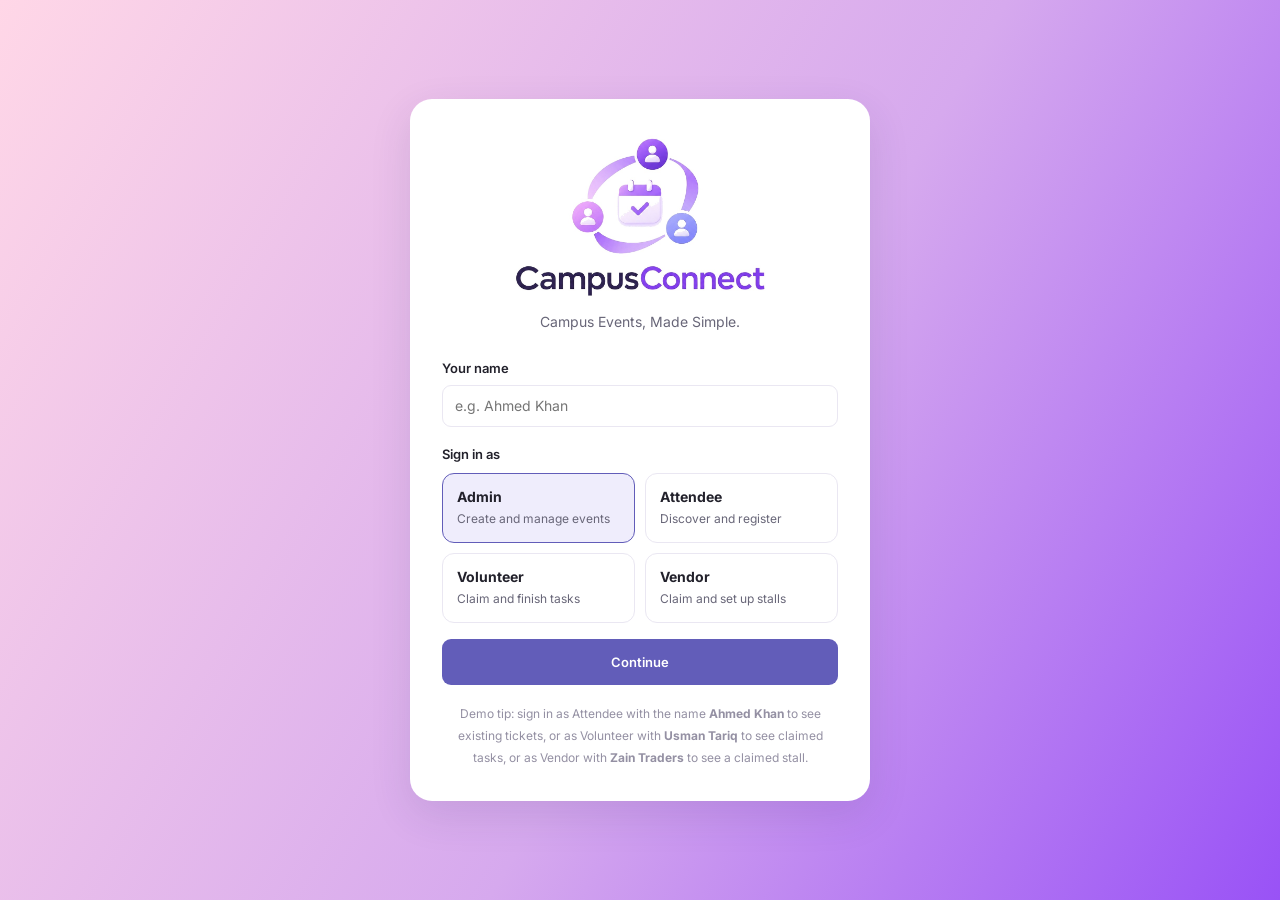
<file: index.html>
<!DOCTYPE html>
<html lang="en">
<head>
  <meta charset="UTF-8">
  <meta name="viewport" content="width=device-width, initial-scale=1.0">
  <title>CampusConnect - Sign In</title>
  <link rel="preconnect" href="https://fonts.googleapis.com">
  <link href="https://fonts.googleapis.com/css2?family=Inter:wght@400;500;600;700&display=swap" rel="stylesheet">
  <link rel="stylesheet" href="style.css">
</head>
<body class="login-page">

  <main class="login-card">
    <img src="logo.jpg" alt="CampusConnect logo" class="login-logo">
    <p class="login-tagline">Campus Events, Made Simple.</p>

    <form id="loginForm">
      <div class="field">
        <label for="nameInput">Your name</label>
        <input id="nameInput" type="text" placeholder="e.g. Ahmed Khan" required>
      </div>

      <p class="label">Sign in as</p>
      <div class="role-grid">
        <label class="role-option">
          <input type="radio" name="role" value="admin" checked>
          <span><strong>Admin</strong>Create and manage events</span>
        </label>
        <label class="role-option">
          <input type="radio" name="role" value="attendee">
          <span><strong>Attendee</strong>Discover and register</span>
        </label>
        <label class="role-option">
          <input type="radio" name="role" value="volunteer">
          <span><strong>Volunteer</strong>Claim and finish tasks</span>
        </label>
        <label class="role-option">
          <input type="radio" name="role" value="vendor">
          <span><strong>Vendor</strong>Claim and set up stalls</span>
        </label>
      </div>

      <button type="submit" class="btn btn-primary btn-full">Continue</button>
    </form>

    <p class="login-hint">Demo tip: sign in as Attendee with the name <b>Ahmed Khan</b> to see existing tickets,
      or as Volunteer with <b>Usman Tariq</b> to see claimed tasks,
      or as Vendor with <b>Zain Traders</b> to see a claimed stall.</p>

  </main>

  <script>
    // When the form is submitted, remember the user and open the dashboard.
    document.getElementById("loginForm").addEventListener("submit", function (e) {
      e.preventDefault(); // stop the page from reloading

      const name = document.getElementById("nameInput").value.trim();
      const role = document.querySelector('input[name="role"]:checked').value;

      localStorage.setItem("ccUser", JSON.stringify({ name: name, role: role }));
      window.location.href = "dashboard.html";
    });
  </script>
</body>
</html>
</file>
<file: style.css>
/* =========================================================
   CampusConnect - style.css
   Colours and sizes come from the CampusConnect design system.
   ========================================================= */

/* ---------- 1. Design tokens (colours, sizes) ---------- */
:root {
  --brand: #625DB9;
  --brand-hover: #514CA6;
  --brand-pressed: #433D91;
  --brand-soft: #EFEDFC;

  --app-bg: #F8F8FE;
  --sidebar-bg: #FBF5FF;
  --card-bg: #FFFFFF;
  --muted-bg: #F6F5FB;
  --border: #EAE7F2;
  --border-strong: #D9D5E6;

  --text: #22212B;
  --text-muted: #686678;
  --text-faint: #9490A3;

  /* pastel backgrounds + their accent colours */
  --lilac: #F9E8FA;  --lilac-accent: #D66FE4;
  --blue: #E7F2FE;   --blue-accent: #70B6F4;
  --peach: #FFF0E6;  --peach-accent: #F6A26B;
  --aqua: #E1F6FC;   --aqua-accent: #58B9D3;
  --violet: #F0EBFF; --violet-accent: #A58BEA;

  /* status colours */
  --success: #237B62; --success-bg: #E7F7EF;
  --warning: #A16A21; --warning-bg: #FFF4E2;
  --danger: #B84D59;  --danger-bg: #FCECEF;
  --info: #397EA7;    --info-bg: #E8F4FC;
  --neutral: #716F80; --neutral-bg: #F1F0F6;

  --radius-control: 9px;
  --radius-card: 16px;
  --shadow-card: 0 4px 18px rgba(52, 41, 99, 0.04);
  --shadow-hover: 0 10px 30px rgba(52, 41, 99, 0.09);
  --shadow-float: 0 14px 42px rgba(52, 41, 99, 0.12);
  --font: "Inter", ui-sans-serif, system-ui, sans-serif;
}

/* ---------- 2. Basics ---------- */
* { box-sizing: border-box; margin: 0; padding: 0; }

body {
  font-family: var(--font);
  font-size: 14px;
  line-height: 22px;
  color: var(--text);
  background: var(--app-bg);
}

button, input, select, textarea { font: inherit; color: inherit; }
button { cursor: pointer; background: none; border: none; }

code {
  font-family: ui-monospace, monospace;
  font-size: 13px;
  background: var(--muted-bg);
  padding: 2px 7px;
  border-radius: 6px;
  color: var(--brand);
}

svg { width: 18px; height: 18px; stroke-width: 1.9; flex-shrink: 0; }

h1 { font-size: 26px; line-height: 34px; font-weight: 700; letter-spacing: -0.02em; }
h2 { font-size: 18px; line-height: 26px; font-weight: 650; }
h3 { font-size: 15px; line-height: 22px; font-weight: 650; }

/* Show a clear outline when using the keyboard */
:focus-visible { outline: 2px solid var(--brand); outline-offset: 2px; }

/* ---------- 3. Buttons ---------- */
.btn {
  display: inline-flex;
  align-items: center;
  justify-content: center;
  gap: 6px;
  height: 40px;
  padding: 0 16px;
  border-radius: var(--radius-control);
  font-size: 13px;
  font-weight: 600;
  white-space: nowrap;
  transition: background 0.16s, transform 0.16s, border-color 0.16s;
}
.btn-primary { background: var(--brand); color: #fff; }
.btn-primary:hover { background: var(--brand-hover); transform: translateY(-1px); }
.btn-primary:active { background: var(--brand-pressed); transform: none; }

.btn-secondary { background: #fff; border: 1px solid var(--border); }
.btn-secondary:hover { border-color: var(--border-strong); background: var(--muted-bg); }

.btn-danger { background: var(--danger-bg); color: var(--danger); }
.btn-danger:hover { background: #F8DDE2; }

.btn:disabled { background: var(--neutral-bg); color: var(--text-faint); cursor: not-allowed; transform: none; }

.btn-small { height: 34px; padding: 0 12px; }
.btn-big { height: 46px; padding: 0 24px; font-size: 14px; }
.btn-full { width: 100%; height: 46px; }

.btn-link {
  display: inline-flex;
  align-items: center;
  gap: 4px;
  color: var(--brand);
  font-size: 13px;
  font-weight: 600;
}
.btn-link:hover { color: var(--brand-hover); text-decoration: underline; }
.btn-link svg { width: 16px; height: 16px; }
.back { margin-bottom: 14px; }

/* ---------- 4. Layout: sidebar + main ---------- */
.app { display: flex; min-height: 100vh; }

.sidebar {
  width: 248px;
  flex-shrink: 0;
  background: var(--sidebar-bg);
  border-right: 1px solid var(--border);
  padding: 20px 16px;
  position: sticky;
  top: 0;
  height: 100vh;
}

.brand {
  display: flex;
  align-items: center;
  gap: 10px;
  padding: 0 8px 24px;
  font-size: 18px;
  font-weight: 700;
}
.brand img { width: 40px; mix-blend-mode: multiply; }
.brand b { color: #8A4FF0; font-weight: 700; }

#nav { display: flex; flex-direction: column; gap: 4px; }

.nav-item {
  display: flex;
  align-items: center;
  gap: 12px;
  height: 42px;
  padding: 0 12px;
  border-radius: var(--radius-control);
  color: var(--text-muted);
  font-size: 13px;
  font-weight: 600;
  text-align: left;
  transition: background 0.16s, color 0.16s;
}
.nav-item:hover { background: rgba(255, 255, 255, 0.7); color: var(--text); }
.nav-item.active { background: #fff; color: var(--brand); box-shadow: var(--shadow-card); }

.main { flex: 1; min-width: 0; }

/* Top bar */
.topbar {
  height: 72px;
  display: flex;
  align-items: center;
  justify-content: space-between;
  gap: 16px;
  padding: 0 32px;
  background: #fff;
  border-bottom: 1px solid var(--border);
  position: sticky;
  top: 0;
  z-index: 10;
}

.search {
  display: flex;
  align-items: center;
  gap: 8px;
  width: 300px;
  height: 38px;
  padding: 0 12px;
  background: var(--muted-bg);
  border: 1px solid var(--border);
  border-radius: var(--radius-control);
  color: var(--text-faint);
}
.search input { border: none; background: none; outline: none; width: 100%; color: var(--text); }

.topbar-right { display: flex; align-items: center; gap: 16px; }

.profile {
  position: relative;
  display: flex;
  align-items: center;
  gap: 10px;
  cursor: pointer;
  color: var(--text-muted);
}
.profile-text strong { display: block; font-size: 13px; line-height: 18px; color: var(--text); }
.profile-text span { font-size: 12px; line-height: 16px; }

.avatar {
  width: 38px;
  height: 38px;
  border-radius: 50%;
  display: inline-flex;
  align-items: center;
  justify-content: center;
  background: linear-gradient(135deg, #D6A9EE, #9952F6);
  color: #fff;
  font-size: 13px;
  font-weight: 700;
  flex-shrink: 0;
}
.avatar.small { width: 30px; height: 30px; font-size: 11px; }
.avatar.big { width: 64px; height: 64px; font-size: 22px; }

/* Profile drop-down menu */
.dropdown {
  position: absolute;
  top: 52px;
  right: 0;
  width: 190px;
  padding: 6px;
  background: #fff;
  border: 1px solid var(--border);
  border-radius: var(--radius-card);
  box-shadow: var(--shadow-float);
  opacity: 0;
  visibility: hidden;
  transform: translateY(-4px);
  transition: all 0.16s;
}
.dropdown.open { opacity: 1; visibility: visible; transform: none; }
.dropdown button {
  display: flex;
  align-items: center;
  gap: 10px;
  width: 100%;
  height: 44px;
  padding: 0 12px;
  border-radius: var(--radius-control);
  font-weight: 500;
  color: var(--text);
}
.dropdown button:hover { background: var(--muted-bg); }

/* Page area */
.content {
  padding: 28px 32px 48px;
  max-width: 1440px;
  display: flex;
  flex-direction: column;
  gap: 28px;
}

.page-head p { color: var(--text-muted); margin-top: 4px; }

.section-head {
  display: flex;
  align-items: center;
  justify-content: space-between;
  margin-bottom: 16px;
}

.panel {
  background: var(--card-bg);
  border: 1px solid var(--border);
  border-radius: var(--radius-card);
  box-shadow: var(--shadow-card);
  padding: 22px 24px;
}

.sub { display: block; font-size: 12px; line-height: 18px; color: var(--text-muted); font-weight: 400; }
.sub.inline { display: inline; }
.muted { color: var(--text-faint); }
.center { text-align: center; margin-top: 4px; }

/* ---------- 5. KPI (summary) cards ---------- */
.kpi-row {
  display: grid;
  grid-template-columns: repeat(5, 1fr);
  gap: 16px;
}
.kpi-row.three { grid-template-columns: repeat(3, 1fr); }

.kpi-card {
  background: #fff;
  border: 1px solid var(--border);
  border-radius: var(--radius-card);
  box-shadow: var(--shadow-card);
  padding: 20px;
}
.kpi-title { margin-top: 14px; color: var(--text-muted); font-size: 13px; font-weight: 600; }
.kpi-value { font-size: 28px; line-height: 34px; font-weight: 700; font-variant-numeric: tabular-nums; }
.kpi-note { font-size: 12px; color: var(--text-faint); }

/* Small coloured square that holds an icon */
.icon-tile {
  width: 38px;
  height: 38px;
  border-radius: 10px;
  display: flex;
  align-items: center;
  justify-content: center;
  flex-shrink: 0;
}
.icon-tile svg { width: 20px; height: 20px; }
.tile-lilac  { background: var(--lilac);  color: var(--lilac-accent); }
.tile-blue   { background: var(--blue);   color: var(--blue-accent); }
.tile-peach  { background: var(--peach);  color: var(--peach-accent); }
.tile-aqua   { background: var(--aqua);   color: var(--aqua-accent); }
.tile-violet { background: var(--violet); color: var(--violet-accent); }

/* ---------- 6. Pastel event cards ---------- */
.event-grid {
  display: grid;
  grid-template-columns: repeat(4, 1fr);
  gap: 16px;
}

.event-card {
  display: flex;
  flex-direction: column;
  gap: 4px;
  padding: 18px;
  border-radius: 14px;
  min-height: 230px;
  transition: transform 0.2s, box-shadow 0.2s;
}
.event-card:hover { transform: translateY(-2px); box-shadow: var(--shadow-hover); }
.event-card h3 { margin: 12px 0 6px; }

.card-lilac  { background: var(--lilac);  --accent: var(--lilac-accent); }
.card-blue   { background: var(--blue);   --accent: var(--blue-accent); }
.card-peach  { background: var(--peach);  --accent: var(--peach-accent); }
.card-aqua   { background: var(--aqua);   --accent: var(--aqua-accent); }
.card-violet { background: var(--violet); --accent: var(--violet-accent); }

.icon-tile.solid { background: var(--accent); color: #fff; }
.icon-tile.big { width: 56px; height: 56px; border-radius: 14px; }
.icon-tile.big svg { width: 28px; height: 28px; }

.event-card-top { display: flex; justify-content: space-between; align-items: flex-start; }
.date-pill {
  background: #fff;
  padding: 2px 10px;
  border-radius: 20px;
  font-size: 12px;
  font-weight: 600;
  color: var(--text-muted);
}

.meta {
  display: flex;
  align-items: center;
  gap: 6px;
  font-size: 12px;
  line-height: 18px;
  color: var(--text-muted);
}
.meta svg { width: 14px; height: 14px; }

.progress-label { font-size: 12px; font-weight: 600; margin-top: 10px; font-variant-numeric: tabular-nums; }
.progress { height: 6px; background: rgba(255, 255, 255, 0.9); border-radius: 6px; overflow: hidden; }
.progress div { height: 100%; background: var(--accent, var(--brand)); border-radius: 6px; transition: width 0.3s; }
.panel .progress { background: var(--muted-bg); }

.event-card-foot { margin-top: auto; padding-top: 12px; }

/* Big header on "Manage Event" */
.event-hero {
  display: flex;
  gap: 18px;
  align-items: center;
  padding: 24px;
  border-radius: 22px;
}
.event-hero h1 { display: flex; align-items: center; gap: 12px; flex-wrap: wrap; }
.meta-row { display: flex; flex-wrap: wrap; gap: 6px 20px; margin-top: 6px; }
.meta-row .meta { font-size: 13px; }

/* ---------- 7. Tables ---------- */
.table-wrap { overflow-x: auto; }
table { width: 100%; border-collapse: collapse; }
th {
  text-align: left;
  font-size: 12px;
  font-weight: 500;
  color: var(--text-faint);
  padding: 0 12px 10px;
  border-bottom: 1px solid var(--border);
  white-space: nowrap;
}
td {
  padding: 14px 12px;
  border-bottom: 1px solid #F2F0F7;
  vertical-align: middle;
  white-space: nowrap;
}
tr:last-child td { border-bottom: none; }
tbody tr:hover { background: #FAF9FE; }
td.num { font-variant-numeric: tabular-nums; }
td.actions { text-align: right; }
td.actions .btn + .btn { margin-left: 6px; }

.person { display: flex; align-items: center; gap: 10px; }

/* ---------- 8. Status badges ---------- */
.badge {
  display: inline-block;
  padding: 3px 9px;
  border-radius: 6px;
  font-size: 12px;
  line-height: 18px;
  font-weight: 600;
  white-space: nowrap;
  letter-spacing: 0;
}
.badge.success { background: var(--success-bg); color: var(--success); }
.badge.warning { background: var(--warning-bg); color: var(--warning); }
.badge.danger  { background: var(--danger-bg);  color: var(--danger); }
.badge.info    { background: var(--info-bg);    color: var(--info); }
.badge.neutral { background: var(--neutral-bg); color: var(--neutral); }

/* ---------- 9. Forms ---------- */
.form { display: flex; flex-direction: column; gap: 16px; }
.form h3 { margin-top: 6px; }
.form h3:first-child { margin-top: 0; }

.field { display: flex; flex-direction: column; gap: 6px; }
.field.small { max-width: 240px; }
label, .label { font-size: 13px; font-weight: 600; }

input, select, textarea {
  height: 42px;
  padding: 0 12px;
  background: #fff;
  border: 1px solid var(--border);
  border-radius: var(--radius-control);
  outline: none;
  transition: border-color 0.16s, box-shadow 0.16s;
}
textarea { height: auto; min-height: 110px; padding: 10px 12px; resize: vertical; }
input:focus, select:focus, textarea:focus {
  border-color: var(--brand);
  box-shadow: 0 0 0 3px var(--brand-soft);
}

.field input, .field select, .field textarea { width: 100%; min-width: 0; }
.form-grid { display: grid; grid-template-columns: repeat(2, minmax(0, 1fr)); gap: 16px; }
.form-grid.four { grid-template-columns: repeat(4, minmax(0, 1fr)); }

.form-actions { display: flex; justify-content: flex-end; gap: 10px; padding-top: 6px; }
.form-actions.start { justify-content: flex-start; }

/* ---------- 10. Empty state, toast, profile ---------- */
.empty { text-align: center; padding: 36px 16px; color: var(--text-muted); }
.empty svg { width: 34px; height: 34px; color: var(--text-faint); margin-bottom: 8px; }

.toast {
  position: fixed;
  right: 24px;
  bottom: 24px;
  display: flex;
  align-items: center;
  gap: 10px;
  max-width: 360px;
  padding: 14px 18px;
  background: #fff;
  border: 1px solid var(--border);
  border-radius: 12px;
  box-shadow: var(--shadow-float);
  font-weight: 500;
  opacity: 0;
  transform: translateY(10px);
  pointer-events: none;
  transition: all 0.2s;
  z-index: 50;
}
.toast.show { opacity: 1; transform: none; }
.toast.success svg { color: var(--success); }
.toast.error svg { color: var(--danger); }

.profile-card { display: flex; align-items: center; gap: 18px; }

/* ---------- 10b. Attendee: event detail, list rows, ticket ---------- */
.type-label {
  font-size: 12px;
  font-weight: 600;
  color: var(--brand);
}

.detail { display: grid; grid-template-columns: 1fr 1.4fr; gap: 20px; align-items: stretch; }
.cover {
  min-height: 300px;
  border-radius: 22px;
  display: flex;
  align-items: center;
  justify-content: center;
  color: var(--accent);
}
.cover svg { width: 96px; height: 96px; stroke-width: 1.4; }
.detail-body { display: flex; flex-direction: column; gap: 8px; padding: 28px; }
.description { color: var(--text-muted); margin-bottom: 4px; }
.detail-action {
  display: flex;
  align-items: center;
  gap: 12px;
  margin-top: auto;
  padding-top: 18px;
}

.list { display: flex; flex-direction: column; }
.list-row {
  display: flex;
  align-items: center;
  gap: 14px;
  padding: 14px 4px;
  border-bottom: 1px solid #F2F0F7;
}
.list-row:last-child { border-bottom: none; }
.grow { flex: 1; min-width: 0; }

.ticket {
  max-width: 520px;
  width: 100%;
  background: #fff;
  border: 1px solid var(--border);
  border-radius: 22px;
  box-shadow: var(--shadow-float);
  overflow: hidden;
}
.ticket-top { padding: 24px; display: flex; flex-direction: column; align-items: flex-start; gap: 6px; }
.ticket-body {
  padding: 22px 24px 26px;
  display: flex;
  flex-direction: column;
  gap: 6px;
  border-top: 2px dashed var(--border); /* the "tear here" line of a ticket */
}
.ticket-row {
  display: flex;
  align-items: center;
  justify-content: space-between;
  gap: 12px;
  padding-top: 12px;
  margin-top: 6px;
  border-top: 1px solid #F2F0F7;
  color: var(--text-muted);
}
.ticket-row strong { color: var(--text); }
.reg-id { display: flex; align-items: center; gap: 8px; }
.reg-id code { font-size: 16px; font-weight: 700; padding: 6px 10px; }
.hint { font-size: 12px; color: var(--text-faint); margin-top: 8px; }

/* ---------- 10c. Volunteer (and Vendor): item cards, steps, check-in ---------- */
.item-grid {
  display: grid;
  grid-template-columns: repeat(3, minmax(0, 1fr));
  gap: 16px;
}
.item-card {
  display: flex;
  flex-direction: column;
  gap: 4px;
  background: #fff;
  border: 1px solid var(--border);
  border-radius: var(--radius-card);
  box-shadow: var(--shadow-card);
  padding: 20px;
  transition: transform 0.2s, box-shadow 0.2s;
}
.item-card:hover { transform: translateY(-2px); box-shadow: var(--shadow-hover); }
.item-card h3 { margin: 12px 0 4px; }
.item-top { display: flex; justify-content: space-between; align-items: flex-start; }
.item-foot { display: flex; justify-content: flex-end; margin-top: auto; padding-top: 14px; }

/* To Do -> In Progress -> Completed */
.steps { display: flex; gap: 6px; margin-top: 12px; }
.step {
  flex: 1;
  padding-top: 8px;
  border-top: 4px solid var(--neutral-bg);
  font-size: 11px;
  line-height: 16px;
  font-weight: 600;
  color: var(--text-faint);
}
.step.done { border-top-color: var(--brand); color: var(--brand); }

.done-text {
  display: inline-flex;
  align-items: center;
  gap: 6px;
  color: var(--success);
  font-size: 13px;
  font-weight: 600;
}

.checkin-form { display: flex; flex-direction: column; gap: 8px; max-width: 560px; }
.checkin-form .row { display: flex; gap: 10px; }
.checkin-form input { flex: 1; min-width: 0; text-transform: uppercase; }
.checkin-form .btn { height: 42px; }

.attendee-card {
  display: flex;
  align-items: center;
  gap: 16px;
  flex-wrap: wrap;
  max-width: 560px;
}
.attendee-card .person { flex: 1; }
.attendee-action { width: 100%; }
.attendee-action .btn { width: 100%; }

.notice {
  display: flex;
  align-items: center;
  gap: 10px;
  font-weight: 500;
  max-width: 560px;
}
.notice.success { color: var(--success); background: var(--success-bg); padding: 12px 16px; border-radius: 12px; }
.panel.notice.error { color: var(--danger); background: var(--danger-bg); border-color: #F5D5DB; }

.login-hint { margin-top: 18px; text-align: center; font-size: 12px; color: var(--text-faint); }

/* ---------- 11. Sign-in page ---------- */
.login-page {
  min-height: 100vh;
  display: flex;
  align-items: center;
  justify-content: center;
  padding: 24px 16px;
  background: linear-gradient(120deg, #FFD7E7 0%, #D6A9EE 56%, #9952F6 100%);
}
.login-card {
  width: 100%;
  max-width: 460px;
  background: #fff;
  border-radius: 22px;
  box-shadow: var(--shadow-float);
  padding: 32px;
}
.login-logo { display: block; width: 260px; max-width: 100%; margin: 0 auto; mix-blend-mode: multiply; }
.login-tagline { text-align: center; color: var(--text-muted); margin: 8px 0 24px; }
#loginForm { display: flex; flex-direction: column; gap: 16px; }

.role-grid { display: grid; grid-template-columns: 1fr 1fr; gap: 10px; margin-top: -8px; }
.role-option { cursor: pointer; }
.role-option input { position: absolute; opacity: 0; }
.role-option span {
  display: block;
  height: 100%;
  padding: 12px 14px;
  border: 1px solid var(--border);
  border-radius: 12px;
  font-size: 12px;
  font-weight: 400;
  color: var(--text-muted);
  transition: all 0.16s;
}
.role-option strong { display: block; font-size: 14px; color: var(--text); }
.role-option input:checked + span { border-color: var(--brand); background: var(--brand-soft); }
.role-option input:focus-visible + span { outline: 2px solid var(--brand); outline-offset: 2px; }
.role-option.disabled { cursor: not-allowed; opacity: 0.5; }

/* ---------- 12. Smaller screens ---------- */
@media (max-width: 1279px) {
  .event-grid { grid-template-columns: repeat(2, 1fr); }
  .kpi-row { grid-template-columns: repeat(3, 1fr); }
  .form-grid.four { grid-template-columns: 1fr 1fr; }
  .item-grid { grid-template-columns: repeat(2, minmax(0, 1fr)); }
}

@media (max-width: 900px) {
  /* Sidebar becomes a bar on top with a scrolling menu */
  .app { flex-direction: column; }
  .sidebar { width: 100%; height: auto; position: static; padding: 12px 16px; border-right: none; border-bottom: 1px solid var(--border); }
  .brand { padding: 0 0 10px; }
  #nav { flex-direction: row; overflow-x: auto; }
  .nav-item { flex-shrink: 0; }
  .topbar { padding: 0 16px; position: static; }
  .content { padding: 20px 16px 40px; }
}

@media (max-width: 767px) {
  .event-grid, .form-grid, .form-grid.four { grid-template-columns: 1fr; }
  .kpi-row, .kpi-row.three { grid-template-columns: 1fr 1fr; gap: 12px; }
  .kpi-card { padding: 16px; }
  #nav { scrollbar-width: none; }
  .search { width: auto; flex: 1; }
  .profile-text, #topAction span { display: none; }
  #topAction { width: 40px; padding: 0; }
  .event-hero { flex-direction: column; align-items: flex-start; }
  .detail { grid-template-columns: 1fr; }
  .cover { min-height: 160px; }
  .detail-action { flex-direction: column; align-items: stretch; }
  .detail-action .badge { align-self: flex-start; }
  .item-grid { grid-template-columns: 1fr; }
  .list-row { flex-wrap: wrap; }
  .form-actions { flex-direction: column-reverse; }
  .form-actions .btn { width: 100%; height: 46px; }
  .field.small { max-width: none; }
}

/* Respect users who prefer less motion */
@media (prefers-reduced-motion: reduce) {
  * { transition: none !important; }
}
</file>
